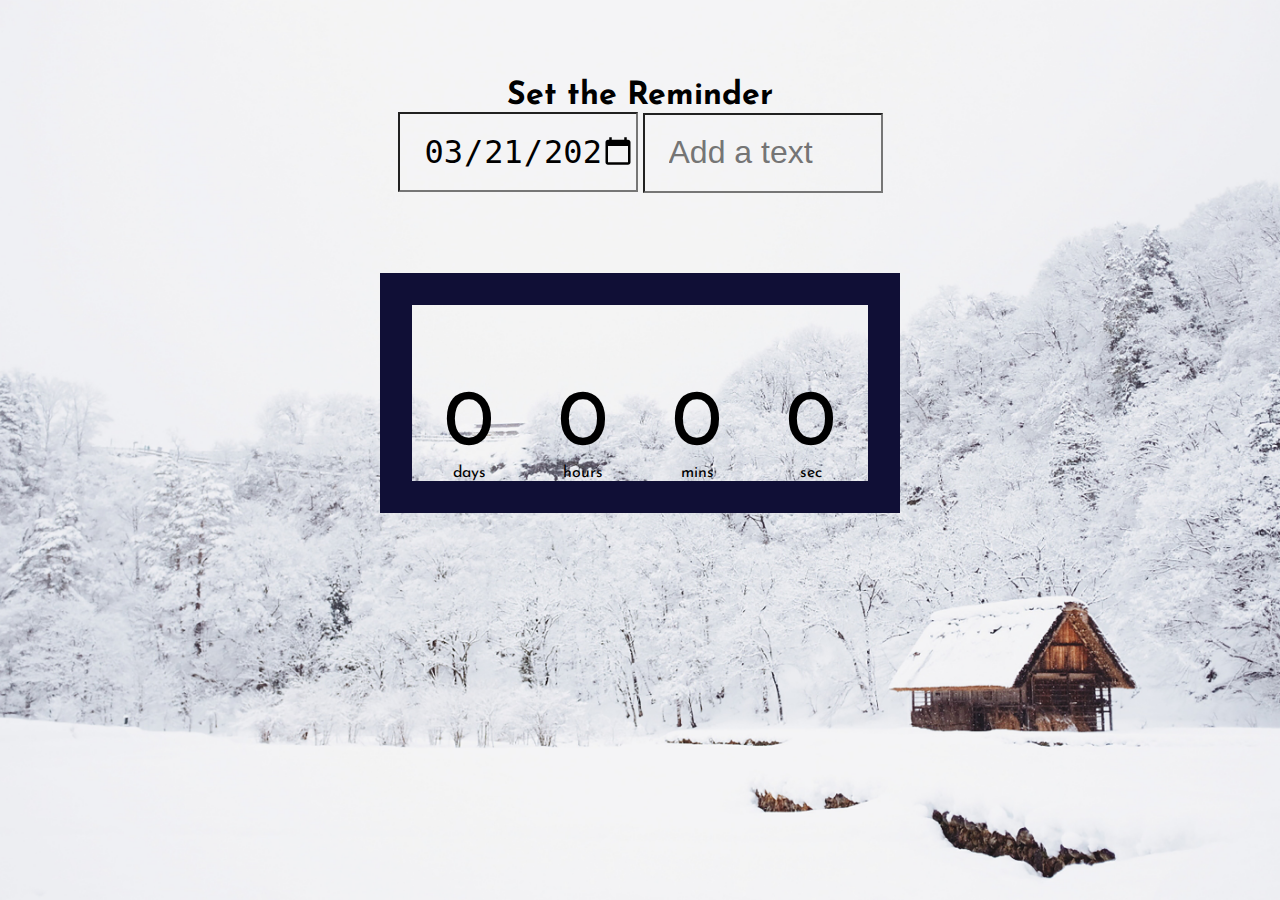
<file: countdown-timer/index.html>
<!DOCTYPE html>
<html lang="en">
<head>
    <meta charset="UTF-8">
    <meta http-equiv="X-UA-Compatible" content="IE=edge">
    <meta name="viewport" content="width=device-width, initial-scale=1.0">
    <title>CountDown-Timer</title>
    <link rel="stylesheet" href="style.css">
</head>
<body>
    <div class="bg-img"></div>
    <div class="container1">    
        <h1>Set the Reminder</h1>
        <input type="date" name="date" value="2021-02-23" id="dateInp" class="dateInp" required>
        <input type="text" name="Text" id="textInput" placeholder="Add a text">
    </div>
    <div class="container2">
    <h1 id="quoteTxt"></h1>
    <div class="countdown-container">
        <div class="countdown-el days-c">
            <p class="big-text" id="days">0</p>
            <span>days</span>
        </div>
        <div class="countdown-el hours-c">
            <p class="big-text" id="hours">0</p>
            <span>hours</span>
        </div>
        <div class="countdown-el mins-c">
            <p class="big-text" id="mins">0</p>
            <span>mins</span>
        </div>
        <div class="countdown-el sec-c">
            <p class="big-text" id="sec">0</p>
            <span>sec</span>
        </div>
    </div>
</div>

<script src="./app.js"></script>
</body>
</html>
</file>
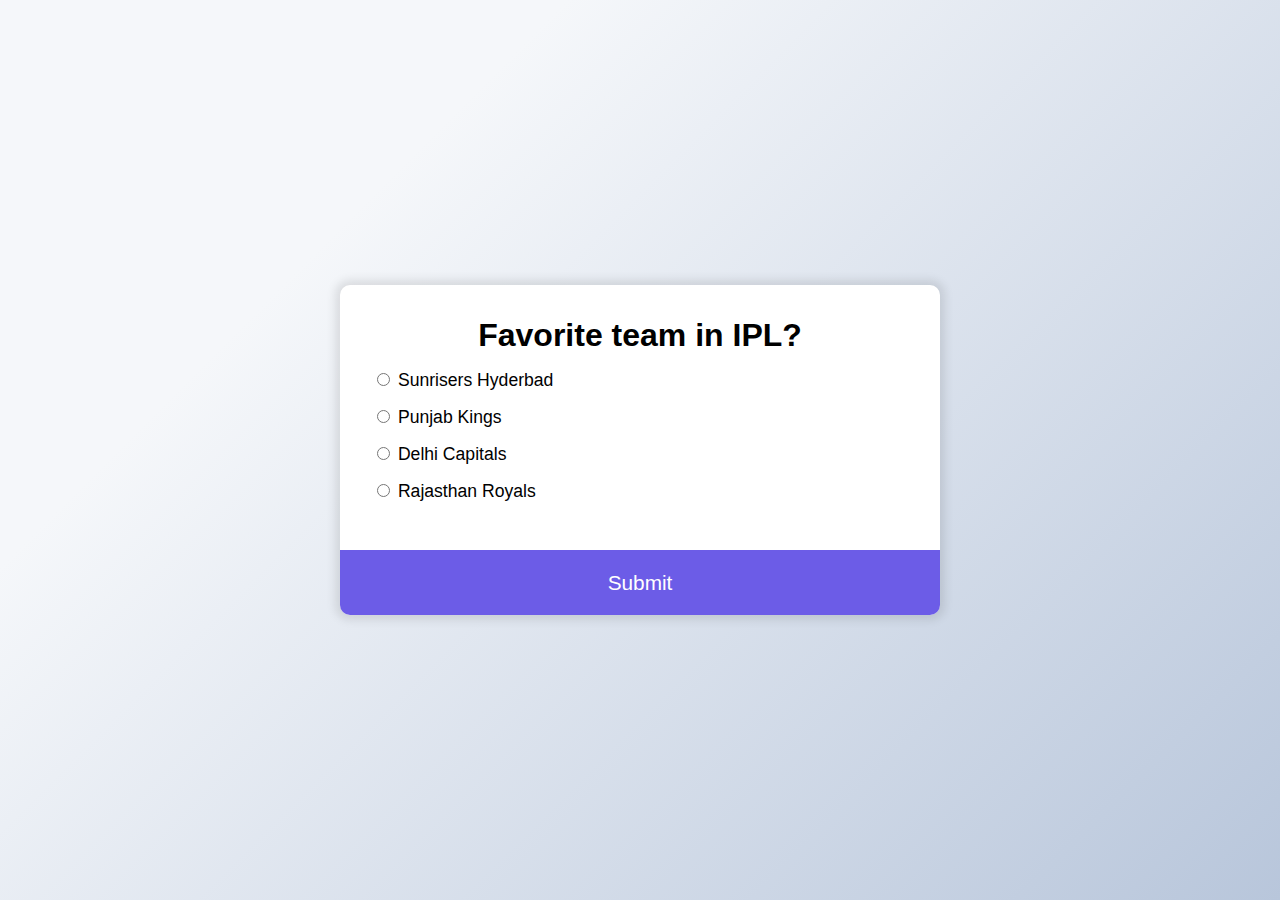
<file: quizApp/index.html>
<!DOCTYPE html>
<html lang="en">
<head>
    <meta charset="UTF-8">
    <meta http-equiv="X-UA-Compatible" content="IE=edge">
    <meta name="viewport" content="width=device-width, initial-scale=1.0">
    <link rel="stylesheet" href="style.css">
    <link rel="preconnect" href="https://fonts.gstatic.com">
    <link href="https://fonts.googleapis.com/css2?family=Alegreya:wght@900&display=swap" rel="stylesheet"> 
    <title>Quiz App</title>
</head>
<body>
    <div class="msg"></div>
    <div class="quiz-container">
        <div class="quiz-header">
    <h1 id="question">Quiz Test</h1>
    <ul>
        <li>
            <input type="radio" name="answer" id="a" required  class="answer">
            <label id="a_text" for="a">Question</label>
        </li>
        <li>
            <input type="radio" name="answer" id="b" class="answer"> 
            <label id="b_text" for="b">Question</label>
        </li>
        <li>
            <input type="radio" name="answer" id="c" class="answer"> 
            <label id="c_text" for="c">Question</label>
        </li>
        <li>
            <input type="radio" name="answer" id="d" class="answer">
            <label id="d_text" for="d">Question</label>
        </li>
    </ul>
</div>
    <button  id="submit"type="submit">Submit</button>

</div>

<script src="./app.js"></script>
</body>
</html>
</file>
<file: countdown-timer/style.css>
@import url('https://fonts.googleapis.com/css2?family=Josefin+Sans:wght@700&display=swap');
*{
    margin: 0;
    padding: 0;
    box-sizing: border-box;
}

body{
    background-image:url(./snow.jpg);
   
    background-size: cover ;
    
    min-height: 100vh;
    display:flex;
    flex-direction: column;
    align-items: center;
    
    font-family: 'Josefin Sans', sans-serif;
    background-position: center center;
}




.container1,.container2{
align-items: center;
text-align: center;
}
.dateInp,#textInput{
    background:transparent;
    padding: 0 0 0 1.5rem;
    font-size: 2rem;
    width: 15rem;
    height: 5rem;
}

.container1 h1{
    font-size: 2rem;
    margin-top: 5rem;
}

.container2{
    margin-top: 5rem;
    border: 2rem solid rgb(16, 15, 54); 
}
.container2 h1{
    font-size: 4rem;
    margin-top: 5rem;
}
.countdown-container{
    display:flex;
    flex-wrap: wrap;
    align-items: center;
    justify-content: center;
}

.big-text{
    font-size:5rem;
    line-height:1;
    margin:0 2rem;
}

.countdown-el {
    text-align:center;
}

.countdown-el span{
    font-size:1rem;
}
</file>
<file: quizApp/style.css>
*{
    box-sizing:border-box;
}

body{
    background-color: #b8c6db;
    display: flex;
    align-items: center;
    min-height: 100vh;
    margin:0;
    justify-content: center;
    background-image: linear-gradient(315deg, #b8c6db 0%, #f5f7fa 74%);
    font-family: "Montserrat",sans-serif;
}

.quiz-container{
    background-color: white;
    width:600px;
    max-width: 100%;
    border-radius: 10px;
    box-shadow: 0 0 10px 5px rgba(0, 0, 0, 0.1);
    overflow:hidden;
    
}

.quiz-header{
    padding:2rem;
}
h2{
    text-align: center;
    padding:1rem;
    margin:0;
}

ul{
    list-style-type: none;
    padding:0;
}
h1{
    text-align: center;
    margin:0;
}
ul li{
    font-size: 1.1rem;
    margin:1rem 0;
}

ul li label{
    cursor: pointer;
}

button{
    background-color: #6c5ce7;
    color:white;
    font-family: inherit;
    font-size: 1.3rem;
    border:none;
    display: block;
    width: 100%;
    padding:1.3rem;
}

button:hover{
    cursor: pointer;
    background-color: #31259c;
}
</file>
